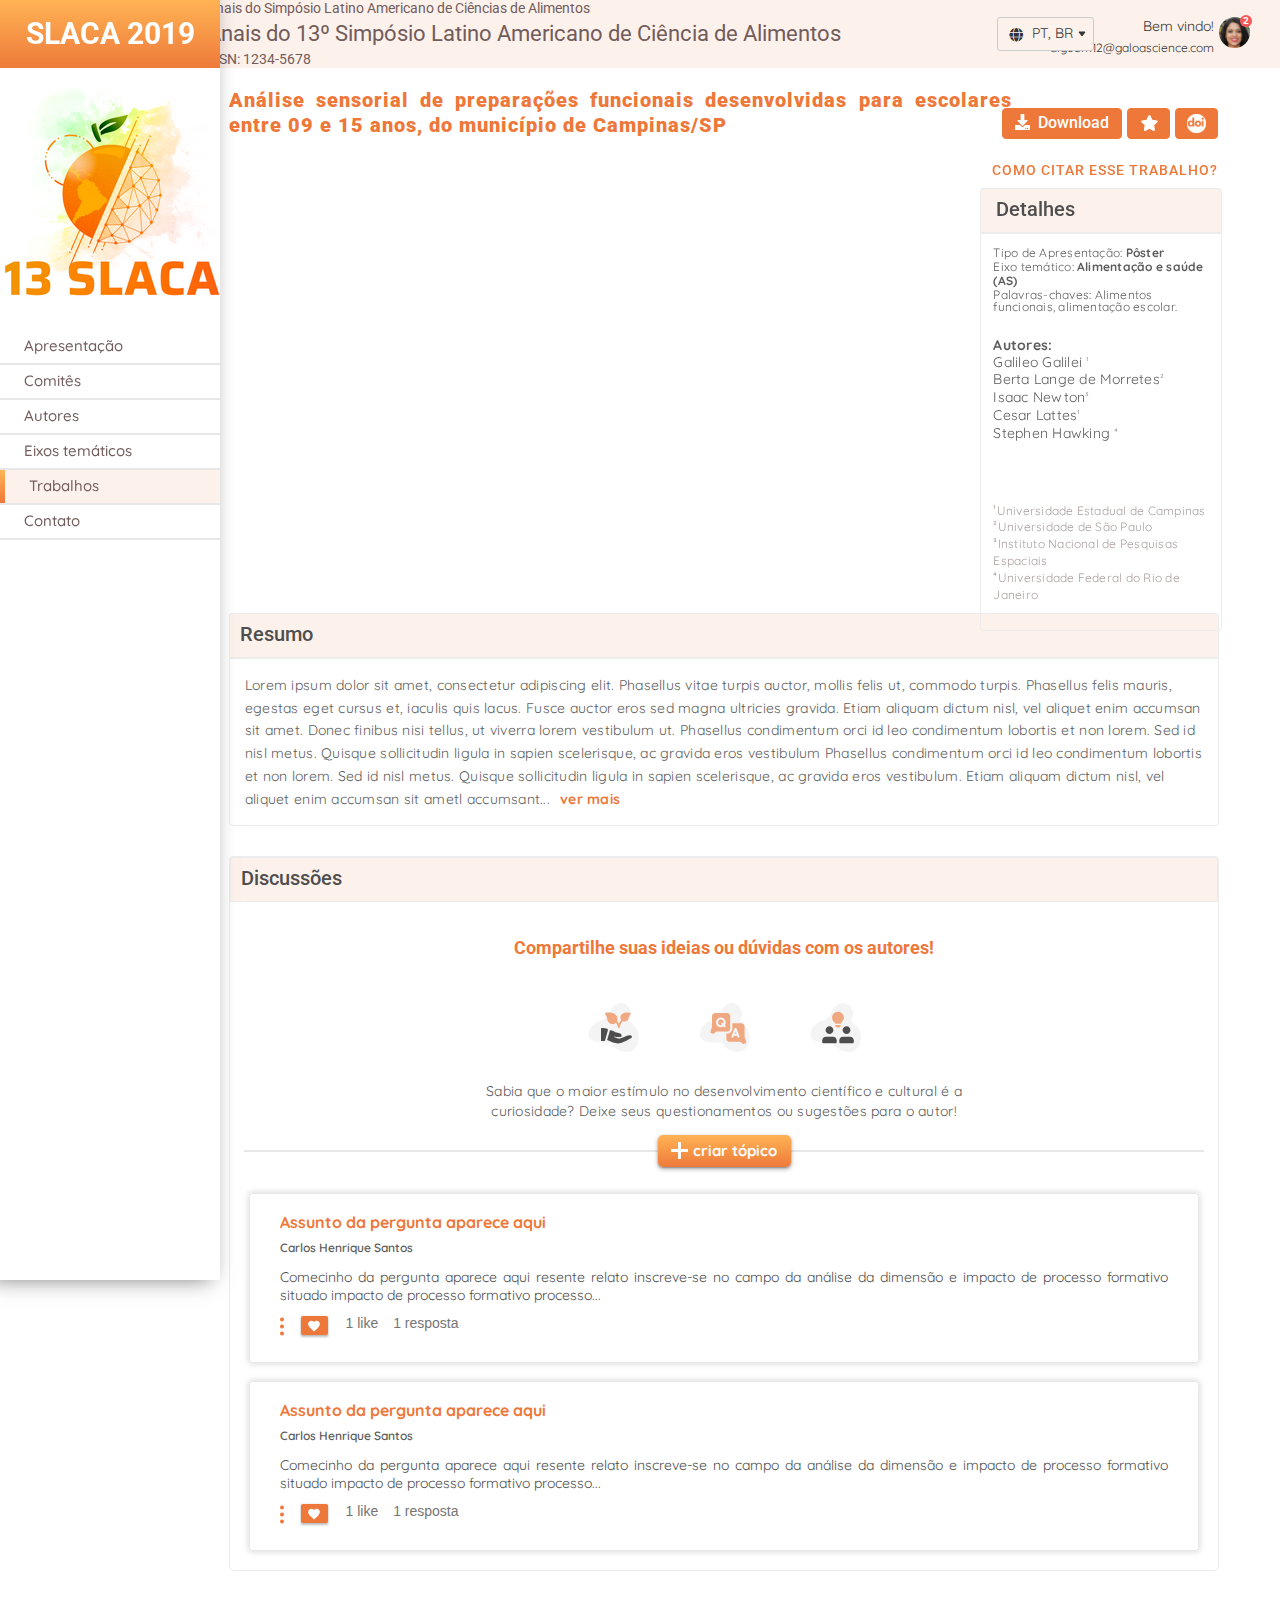
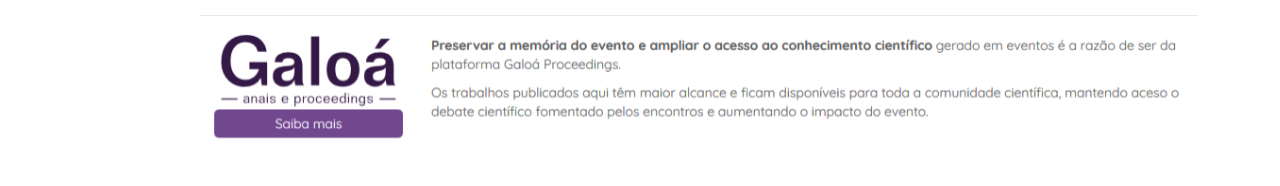
<file: ts/src/app/app.component.html>
<!DOCTYPE html>
<html lang="en">
<head>
    <meta charset="UTF-8">
    <meta name="viewport" content="width=device-width, initial-scale=1.0">
    <title>Chuva Exercício TS</title>
    <link rel="stylesheet" href="./app.component.css">
</head>
<body>

    <!-- MENU LATERAL -->
    <nav id="menu">

        <div id="box_nome_evento">
            <p id="nome_evento">SLACA 2019</p>
        </div>
        <img src="./logo_evento.svg" alt="logo do evento SLACA 19">
        <div class="item_desativado">
            <p>Apresentação</p>
        </div>
        <div class="item_desativado">
            <p>Comitês</p>
        </div>
        <div class="item_desativado">
            <p>Autores</p>
        </div>
        <div class="item_desativado">
            <p>Eixos temáticos</p>
        </div>
        <div class="item_ativado">
            <span></span>
            <p>Trabalhos</p>
        </div>
        <div class="item_desativado">
            <p>Contato</p>
        </div>
    </nav>

    <!-- SESSÃO PRINCIPAL -->
    <main>

        <!-- CABEÇALHO -->
        <header>
            <div id="informacoes">
                <p>Anais do Simpósio Latino Americano de Ciências de Alimentos</p>
                <h1>Anais do 13º Simpósio Latino Americano de Ciência de Alimentos</h1>
                <p>ISSN: 1234-5678</p>
            </div>
            <button id="botao_idiomas"> 
                <img src="./language image.svg" alt="language image">
                <p>PT, BR</p>
                <img src="./dropdown.svg" alt="">
            </button>
            <div id="login">
                <div class="user-info">
                    <h4>Bem vindo!</h4>
                    <p>alguem12@galoascience.com</p>
                </div>
                <div class="userPicture">
                    <img src="./userPicture.png" alt="Imagem de perfil do usuario">
                    <span>2</span>
                </div>
            </div>
        </header>

        <!-- SESSÃO DO VIDEO DE APRESENTAÇÃO -->
        <section id="container">
            <h2>Análise sensorial de preparações funcionais desenvolvidas para escolares entre 09 e 15 anos, do município de Campinas/SP</h2>
            <div>
                <iframe width="783" height="439" src="https://www.youtube.com/embed/8p7RJSkrP74?si=LVNbFunOa_AnEjis" title="YouTube video player" frameborder="0" allow="accelerometer; autoplay; clipboard-write; encrypted-media; gyroscope; picture-in-picture; web-share" referrerpolicy="strict-origin-when-cross-origin" allowfullscreen></iframe>
            </div>
            <!-- SESSÃO DE BOTÕES E DETALHES -->
            <div id="container_informacoes">
                <div>
                <button id="download_botao">
                    <img src="./download.svg" alt="Botão de download"><p>Download</p></button>
                </div>
                <button id="favoritar_botao"><img src="./favoritar_estrela.svg" alt="star"></button>
                <button id="doi_botao"><img src="./doi.svg" alt="doi"></button>
            </div>
            <div id="citacao">
                <p id="citacao_titulo">COMO CITAR ESSE TRABALHO?</p>
                <div id="detalhes">Detalhes</div>
                <div id="citacao_box">
                    <div>
                        <p class="citacao_texto">Tipo de Apresentação: <span class="poster">Pôster</span> <br>
                        Eixo temático: <span class="poster">Alimentação e saúde (AS)</span> <br> 
                        Palavras-chaves: <span>Alimentos funcionais, alimentação escolar.</span> <br> </p>

                        <p class="citacao_texto"><span id="autores">Autores:</span> <br>
                            <span id="lista_autores">Galileo Galilei <span class="destaque_cinza">¹</span> <br>
                            Berta Lange de Morretes<span class="destaque_cinza">²</span> <br>
                            Isaac Newton<span class="destaque_cinza">³</span> <br>
                            Cesar Lattes<span class="destaque_cinza">¹</span> <br>
                            Stephen Hawking <span class="destaque_cinza">⁴</span></span class="destaque_cinza"></p> <br><br>

                        <p class="citacao_texto"> <span class="destaque_cinza">¹Universidade Estadual de Campinas <br>
                            ²Universidade de São Paulo <br>
                            ³Instituto Nacional de Pesquisas Espaciais <br>
                            ⁴Universidade Federal do Rio de Janeiro</span></p>
                            <br><br><br><br><br><br><br><br><br><br><br><br><br><br><br><br><br><br><br><br><br><br><br><br>
                    </div>
            </div>
            </div>
        </section>

        <section id="sessao2">
            <br><br>
                <div class="titulo_box">Resumo</div>
                <div class="conteudo_box" onclick="verMais()">
                    <p>Lorem ipsum dolor sit amet, consectetur adipiscing elit. Phasellus vitae turpis auctor, mollis felis ut, commodo turpis. Phasellus felis mauris, egestas eget cursus et, iaculis quis lacus. Fusce auctor eros sed magna ultricies gravida. Etiam aliquam dictum nisl, vel aliquet enim accumsan sit amet. Donec finibus nisi tellus, ut viverra lorem vestibulum ut.  Phasellus condimentum orci id leo condimentum lobortis et non lorem. Sed id nisl metus. Quisque sollicitudin ligula in sapien scelerisque, ac gravida eros vestibulum Phasellus condimentum orci id leo condimentum lobortis et non lorem. Sed id nisl metus. Quisque sollicitudin ligula in sapien scelerisque, ac gravida eros vestibulum. Etiam aliquam dictum nisl, vel aliquet enim accumsan sit ametl accumsant<span id="pontos">...</span><span id="ver_mais" style="display: none;">
                    <br>
                    <br>
                    Fusce vitae luctus dui. Donec id euismod mauris, in volutpat urna. Proin dapibus consequat feugiat. Proin dictum justo arcu, quis vestibulum augue lacinia quis. Sed dignissim dui nulla, ut faucibus mauris sodales id. Aliquam erat volutpat. Maecenas dolor enim, tincidunt id elit non, suscipit interdum turpis. Etiam finibus urna libero, eget interdum eros volutpat ullamcorper. Pellentesque et pretium lorem. Aenean interdum quis diam ac porttitor. Cras nec ipsum pulvinar, pharetra libero non, ornare enim. Etiam in laoreet odio.
                    <br>
                    <br>
                    Nam eget tristique elit, at fermentum tellus. Mauris scelerisque ligula id eleifend feugiat. Donec eleifend vehicula sem nec dapibus. Integer scelerisque neque dui, in lacinia erat molestie eu. Phasellus maximus dui eget lacus porta tempor. Ut ex nibh, dignissim quis purus semper, efficitur facilisis turpis. Praesent blandit elementum ultricies. Aliquam sit amet enim sit amet nulla pulvinar lobortis consectetur non odio. Phasellus at lacus hendrerit, vulputate nisi sit amet, viverra mauris. Etiam eu scelerisque orci. Quisque sagittis, mi vitae pharetra iaculis, orci elit eleifend massa, eu posuere mauris odio id odio. Morbi eu libero luctus, consectetur lorem vel, interdum sapien. Aenean in porta arcu. Maecenas eu maximus massa.
                    <br>
                    <br>
                    Praesent velit dolor, dignissim sed quam ac, efficitur porta justo. Pellentesque porta pharetra felis ut hendrerit. Nulla facilisi. Aliquam erat volutpat. Nunc sit amet faucibus quam. Maecenas dapibus luctus dolor at viverra. Duis nec fringilla libero. Duis risus nibh, viverra ac orci nec, iaculis dictum sem. Aliquam at malesuada arcu. Aliquam erat volutpat. Donec varius ipsum purus, ut vehicula purus placerat vitae. Lorem ipsum dolor sit amet, consectetur adipiscing elit.</span><span class="btn-show-more">ver mais</span></p>
                            
                </div>
            </section>

            <section id="sessao3">
                    <div class="titulo_box">Discussões</div>
                    <div id="conteudo_box">
                        <h2>Compartilhe suas ideias ou dúvidas com os autores!</h2>
                        <div id="icones_box">
                            <img src="./icone1.svg" alt="">
                            <img src="./icone2.svg" alt="">
                            <img src="./icone3.svg" alt="">
                        </div>
                        <div id="frase_box">
                            <p>Sabia que o maior estímulo no desenvolvimento científico e cultural é a curiosidade? Deixe seus questionamentos ou sugestões para o autor!</p>
                        </div>
                        <div class="criarTopico">
                            <button class="btn-create-topic" onclick="mostrarFormulario()"><img src="./icon - criar.png" alt="Criar tópico">criar tópico</button>
                            <hr>
                        </div>
                    </div>

                        <section id="novoTopico">
                            <div id="form" style="display: none;" class="conteudo2">
                                <div id="formulario">
                                    <h2 id="legenda_form">Tem uma dúvida ou sugestão? Compartilhe seu feedback com os autores!</h2>
                                    <h2 class="titulo_form">Assunto</h2>
                                    <label for="assunto"></label>
                                    <textarea class="caixa" id="box_assunto" name="assunto" rows="2" cols="50" placeholder="Defina um tópico sucinto para notificar os autores..." required></textarea>
                                        
                                    <h2 class="titulo_form">Conteúdo</h2>
                                    <label for="conteudo2"></label>
                                    <textarea class="caixa" id="box_conteudo2" name="conteudo2" rows="4" cols="100%" required></textarea>
                                    <div id="btnEnviar">
                                        <input type="submit" name="acao" value="Enviar" onclick="topicoCriado()"/>
                                    </div>
                                </div>
                            </div>
                    
                            <div id="topicoEnviado" style="display: none;">
                                <div class="conteudo2">
                                    <h2>Seu tópico foi enviado com sucesso! :D</h2>
                                    <p>Agradecemos por sua contribuição, uma notificação será enviada ao seu email assim que seu tópico for respondido!</p>
                                    <span>Descubra outros trabalhos!</span>
                                    <div class="criarTopico" onclick="retornarFormulario()">
                                        <button class="btn-create-topic" onclick="retornarFormulario()">criar novo tópico</button> <br> <br>
                                        <hr>
                                    </div>
                                </div>
                        
                                <div id="container2">
                                    <div class="thread2">
                                        <h1 class="assunto_discussao">Assunto da pergunta aparece aqui</h1>
                                            <h1 class="usuario_discussao">Carlos Henrique Santos</h1>
                                            <p class="pergunta_discussao">Comecinho da pergunta aparece aqui resente relato inscreve-se no campo da análise da dimensão e impacto de processo formativo situado impacto de processo formativo processo...</p>
                                    </div>
                        
                                    <div id="feedback">
                                        <img src="./confirmacao.svg" alt="ícone de confirmação de feedback">
                                        <h2>Aguardando feedback dos autores</h2>
                                        <span>Editar tópico</span>
                                    </div>
                                </div>
                            </div>
                            </section>
                    

                        <!-- FÓRUM DE DISCUSSÃO -->
                        <div class="container">
                            <!-- Primeira thread -->
                            <div class="thread">
                                <h1 class="assunto_discussao">Assunto da pergunta aparece aqui</h1>
                                <h1 class="usuario_discussao">Carlos Henrique Santos</h1>
                                <p class="pergunta_discussao">Comecinho da pergunta aparece aqui resente relato inscreve-se no campo da análise da dimensão e impacto de processo formativo situado impacto de processo formativo processo...</p>
                                <div class="card_footer">
                                    <img src="./mais_informações.svg" alt="Mais informações">
                                    <img src="./favoritar.svg" alt="Ícone de favoritar">
                                    <span>1 like</span>
                                    <span>1 resposta</span>
                                </div>
                            </div> <!-- fim da thread -->

                            <br>

                            <!-- Segunda thread -->
                            <div id="card_pergunta"  onclick="exibirRespostas()">
                                <div class="thread1">
                                    <h1 class="assunto_discussao">Assunto da pergunta aparece aqui</h1>
                                    <h1 class="usuario_discussao">Carlos Henrique Santos</h1>
                                    <p class="pergunta_discussao">Comecinho da pergunta aparece aqui resente relato inscreve-se no campo da análise da dimensão e impacto de processo formativo situado impacto de processo formativo processo...</p>
                                    <div class="card_footer">
                                        <img src="./mais_informações.svg" alt="Mais informações">
                                        <img src="./favoritar.svg" alt="Ícone de favoritar">
                                        <span>1 like</span>
                                        <span>1 resposta</span>
                                    </div>
                                </div>
                            </div> <!-- fim da thread -->

                                <!-- Thread de respostas -->
                                <div id="answered-topic" style="display: none;">
                                <div id="card_respondido">
                                    <div class="thread_respondida">
                                        <h1 class="assunto_discussao">Assunto da pergunta aparece aqui</h1>
                                        <h1 class="usuario_discussao">Carlos Henrique Santos</h1>
                                        <p class="pergunta_discussao" style="padding-bottom: 20px;">Comecinho da pergunta aparece aqui resente relato inscreve-se no campo da análise da dimensão e impacto de processo formativo situado impacto de processo formativo processo...</p>
                                        <div class="card_footer">
                                            <img src="./mais_informações.svg" alt="Mais informações">
                                            <img src="./favoritar.svg" alt="Ícone de favoritar">
                                            <span>4 likes</span>
                                            <span>4 respostas</span>
                                        </div>
                                    </div> <!-- fim da thread -->

                                    <div class="cardr_verificado" style="height: 130px;">
                                        <h2>Adriano da Silva</h2>
                                        <div class="cardr_titulacao">
                                            <span>Autor <img src="./verificado.svg" alt="Ícone de verificado"> </span>
                                        </div>
                                        <p>Resposta do autor é aqui. Relato inscreve-se no campo da análise da dimensão e impacto de processo formativo situado impacto de processo formativo processo resente relato inscreve-se no campo da análise da dimensão e impacto de processo formativo situado impacto de processo formativo processo.</p>
                                    </div> 
                                    <div class="cardr_usuario" style="height: 140px;">
                                        <h2>Carlos Henrique Santos</h2>
                                        <p>Consegui entender melhor agora! Parece que a variação da análise da dimensão e impacto de processo formativo situado impacto de processo formativo. <br> <br>
                                        Obrigada pela resposta, muito interessante o seu trabalho! </p>
                                    </div>
                                    <div class="cardr_verificado" style="height: 200px;">
                                        <h2>Carmila Ferreira Andrade</h2>
                                        <div class="cardr_titulacao">
                                            <span>Coutor <img src="./verificado.svg" alt="Ícone de verificado"> </span>
                                        </div>
                                        <p>Também ínteressante lembrar que o relato inscreve-se no campo da análise da dimensão e impacto de processo formativo situado impacto de processo formativo processo resente relato inscreve-se no campo da análise da dimensão e impacto de processo formativo situado impacto de processo formativo processo. <br> <br>

                                        Situado impacto de processo formativo processo resente relato inscreve-se no campo da análise da dimensão e impacto de processo formativo situado impacto de processo formativo processo.</p>
                                    </div> 
                                    <div class="cardr_verificado" style="height: 130px; border-radius: 0px 0px 3px 3px;
                                    ">
                                        <h2>Ana Carolina</h2>
                                        <div class="cardr_titulacao">
                                            <span>Coutor<img src="./verificado.svg" alt="Ícone de verificado"> </span>
                                        </div>
                                        <p>Resposta do autor é aqui. Relato inscreve-se no campo da análise da dimensão e impacto de processo formativo situado impacto de processo formativo processo resente relato inscreve-se no campo da análise da dimensão e impacto de processo formativo situado impacto de processo formativo processo.</p>
                                    </div> 
                                </div>
                            </div>
                        </div>
            </section>

    <footer>
        <img src="./imagem - footer.svg" alt="Imagem do rodapé">
    </footer>




                    <!-- JAVASCRIPT -->
    <script>
        // // Botão de Ver Mais (show-more)                        
        function verMais() {
            var pontos = document.getElementById("pontos");
            var maisTexto = document.getElementById("ver_mais");
            var btnLeiaMais = document.querySelector(".btn-show-more");

            var pontosDisplayStyle = window.getComputedStyle(pontos).getPropertyValue('display');

            if (pontosDisplayStyle === 'none') {
                pontos.style.display = "inline";
                maisTexto.style.display = "none";
                btnLeiaMais.innerHTML = "ver mais";
            } else {
                pontos.style.display = "none";
                maisTexto.style.display = "inline";
                btnLeiaMais.innerHTML = " ";
            }
        }

        // Fórum de Discussão
        let buttonsResposta = document.querySelectorAll('.thread button');

        for(let i = 0; i < buttonsResposta.length; i++) 
        {
            buttonsResposta[i].addEventListener('click',()=>{
                let respostas = document.querySelectorAll('.respostas');
                respostas[i].style.display = "block";
            })
        }

        let forms = document.querySelectorAll('form');

        for(let i = 0; i < forms.length; i++) 
        {
            forms[i].addEventListener('submit',(e)=>{
                e.preventDefault();
                let conteudo = document.querySelectorAll('textarea')[i];
                forms[i].insertAdjacentHTML('beforebegin', '<p>'+conteudo.value+'</p>')
                conteudo.value = "";
            })
        }

        function mostrarFormulario() {
            var conteudoBox = document.getElementById("conteudo_box");
            var form = document.getElementById("form");

            conteudoBox.innerHTML = form.innerHTML;
        }


        function topicoCriado() {
            var formulario = document.getElementById("formulario");
            var topicoEnviado = document.getElementById("topicoEnviado");

            formulario.innerHTML = topicoEnviado.innerHTML;
        }

        function retornarFormulario() {
            mostrarFormulario();
        }

        function exibirRespostas() {
            var cardPergunta = document.getElementById('card_pergunta');
            var cardRespondido = document.getElementById('answered-topic');
            cardPergunta.style.display = "none"
            cardRespondido.style.display = "flex"
        }

    </script>

    </main>

</body>
</html>
</file>
<file: ts/src/app/app.component.css>
@charset "UTF-8";
@import url("https://fonts.googleapis.com/css2?family=Roboto:ital,wght@0,100;0,300;0,400;0,500;0,700;0,900;1,100;1,300;1,400;1,500;1,700;1,900&display=swap");
@import url("https://fonts.googleapis.com/css2?family=Quicksand:wght@300..700&family=Roboto:ital,wght@0,100;0,300;0,400;0,500;0,700;0,900;1,100;1,300;1,400;1,500;1,700;1,900&display=swap");
:host {
  font-family: -apple-system, BlinkMacSystemFont, "Segoe UI", Roboto, Helvetica, Arial, sans-serif, "Apple Color Emoji", "Segoe UI Emoji", "Segoe UI Symbol";
  font-size: 14px;
  color: #333;
  box-sizing: border-box;
  -webkit-font-smoothing: antialiased;
  -moz-osx-font-smoothing: grayscale;
}

h1,
h3,
h4,
h5,
h6 {
  margin: 4.59px 0;
}

h2 {
  margin-top: 20px;
}

p {
  margin: 0;
}

.spacer {
  flex: 1;
}

.toolbar {
  position: absolute;
  top: 0;
  left: 0;
  right: 0;
  height: 60px;
  display: flex;
  align-items: center;
  background-color: #04345d;
  color: white;
  font-weight: 600;
}

.toolbar img {
  margin: 0 16px;
}

.toolbar #twitter-logo {
  height: 40px;
  margin: 0 8px;
}

.toolbar #youtube-logo {
  height: 40px;
  margin: 0 16px;
}

.toolbar #twitter-logo:hover,
.toolbar #youtube-logo:hover {
  opacity: 0.8;
}

.content {
  display: flex;
  margin: 82px auto 32px;
  padding: 0 16px;
  max-width: 960px;
  flex-direction: column;
  align-items: center;
}

svg.material-icons {
  height: 24px;
  width: auto;
}

svg.material-icons:not(:last-child) {
  margin-right: 8px;
}

.card svg.material-icons path {
  fill: #888;
}

.card-container {
  display: flex;
  flex-wrap: wrap;
  justify-content: center;
  margin-top: 16px;
}

.card {
  all: unset;
  border-radius: 4px;
  border: 1px solid #eee;
  background-color: #fafafa;
  height: 40px;
  width: 200px;
  margin: 0 8px 16px;
  padding: 16px;
  display: flex;
  flex-direction: row;
  justify-content: center;
  align-items: center;
  transition: all 0.2s ease-in-out;
  line-height: 24px;
}

.card-container .card:not(:last-child) {
  margin-right: 0;
}

.card.card-small {
  height: 16px;
  width: 168px;
}

.card-container .card:not(.highlight-card) {
  cursor: pointer;
}

.card-container .card:not(.highlight-card):hover {
  transform: translateY(-3px);
  box-shadow: 0 4px 17px rgba(0, 0, 0, 0.35);
}

.card-container .card:not(.highlight-card):hover .material-icons path {
  fill: rgb(105, 103, 103);
}

.card.highlight-card {
  background-color: #1976d2;
  color: white;
  font-weight: 600;
  border: none;
  width: auto;
  min-width: 30%;
  position: relative;
}

.card.card.highlight-card span {
  margin-left: 60px;
}

svg#rocket {
  width: 80px;
  position: absolute;
  left: -10px;
  top: -24px;
}

svg#rocket-smoke {
  height: calc(100vh - 95px);
  position: absolute;
  top: 10px;
  right: 180px;
  z-index: -10;
}

a,
a:visited,
a:hover {
  color: #1976d2;
  text-decoration: none;
}

a:hover {
  color: #125699;
}

.terminal {
  position: relative;
  width: 80%;
  max-width: 600px;
  border-radius: 6px;
  padding-top: 45px;
  margin-top: 8px;
  overflow: hidden;
  background-color: rgb(15, 15, 16);
}

.terminal::before {
  content: "•••";
  position: absolute;
  top: 0;
  left: 0;
  height: 4px;
  background: rgb(58, 58, 58);
  color: #c2c3c4;
  width: 100%;
  font-size: 2rem;
  line-height: 0;
  padding: 14px 0;
  text-indent: 4px;
}

.terminal pre {
  font-family: SFMono-Regular, Consolas, Liberation Mono, Menlo, monospace;
  color: white;
  padding: 0 1rem 1rem;
  margin: 0;
}

footer {
  margin-top: 8px;
  display: flex;
  align-items: center;
  line-height: 20px;
}

footer a {
  display: flex;
  align-items: center;
}

svg#clouds {
  position: fixed;
  bottom: -160px;
  left: -230px;
  z-index: -10;
  width: 1920px;
}

/* Responsive Styles */
@media screen and (max-width: 767px) {
  .card-container > *:not(.circle-link),
  .terminal {
    width: 100%;
  }
  .card:not(.highlight-card) {
    height: 16px;
    margin: 8px 0;
  }
  .card.highlight-card span {
    margin-left: 72px;
  }
  svg#rocket-smoke {
    right: 120px;
    transform: rotate(-5deg);
  }
}
@media screen and (max-width: 575px) {
  svg#rocket-smoke {
    display: none;
    visibility: hidden;
  }
}
#required-elements h3 {
  margin-top: 15px;
}
#required-elements h2, #required-elements a {
  font-size: 12px;
}

* {
  margin: 0;
  padding: 0;
  box-sizing: border-box;
}

body {
  display: flex;
  height: 100vh;
  width: 100vw;
  overflow-x: hidden;
}

/* MENU LATERAL */
#menu {
  box-shadow: -9px -1px 21px 0px rgba(0, 0, 0, 0.54);
  width: 220px;
  height: 100vmax;
  position: fixed;
  top: 0;
  left: 0;
}

#box_nome_evento {
  width: 220px;
  height: 68px;
  background: linear-gradient(#FFB354, #EE7A3A);
  display: flex;
  justify-content: center;
  align-items: center;
}

#nome_evento {
  font-family: "Roboto", sans-serif;
  font-weight: 700;
  font-size: 30px;
  line-height: 35.16px;
  color: #FFFFFF;
}

#menu img {
  width: 100%;
}

.item_desativado, .item_ativado {
  width: 220px;
  height: 35px;
  border-bottom: 2px #E7E7E7 solid;
}

.item_ativado {
  display: flex;
  background-color: #FDF1EB;
}

.item_ativado span {
  width: 5px;
  height: 33px;
  background: linear-gradient(#FFB455, #ED7839);
  display: block;
}

.item_desativado p, .item_ativado p {
  font-family: "Quicksand", sans-serif;
  font-weight: 500;
  font-size: 15px;
  line-height: 18.75px;
  color: #725C5C;
  position: relative;
  top: 7px;
  left: 24px;
}

/* SESSÃO PRINCIPAL */
main {
  width: 100%;
  margin-left: 14%;
}

/* CABEÇALHO */
main header {
  background-color: #FDF1EB;
  width: 100%;
  display: flex;
  justify-content: space-around;
  align-items: center;
}

#informacoes {
  font-family: "Roboto", sans-serif;
  color: #725C5C;
}

#informacoes p {
  font-weight: 400;
  font-size: 14px;
  line-height: 16.41px;
}

#informacoes h1 {
  font-weight: 400;
  font-size: 22px;
  line-height: 25.78px;
}

#botao_idiomas {
  width: 97px;
  height: 34px;
  background-color: #FDF1EB;
  display: flex;
  justify-content: space-around;
  align-items: center;
  border: 1px solid #CCCCCC;
  border-radius: 3px;
  padding: 5px;
  position: relative;
  left: 100px;
}

#botao_idiomas p {
  font-family: "Quicksand", sans-serif;
  font-weight: 400;
  font-size: 14px;
  line-height: 17.5px;
  color: #333333;
}

#login {
  display: flex;
  width: 202px;
  height: 34px;
  gap: 5px;
}

#login .user-info {
  display: flex;
  flex-direction: column;
  justify-content: center;
  align-items: end;
  font-family: "Quicksand", sans-serif;
  color: #333333;
}

#login .user-info h4 {
  font-weight: 400;
  font-size: 14px;
  line-height: 17.5px;
  text-align: right;
}

#login .user-info p {
  font-weight: 400;
  font-size: 12px;
  line-height: 15px;
  text-align: right;
}

#login .userPicture {
  display: flex;
}

#login .userPicture img {
  -o-object-fit: scale-down;
  object-fit: scale-down;
  width: 30.63px;
  height: 30.63px;
  border: 1px;
  border-radius: 100%;
}

#login .userPicture span {
  display: flex;
  justify-content: center;
  align-items: center;
  font-family: "Roboto", sans-serif;
  font-weight: 700;
  font-size: 10px;
  line-height: 11.72px;
  width: 12px;
  height: 12px;
  border-radius: 10px;
  background-color: #F85959;
  color: #FFF;
  position: relative;
  top: -2px;
  right: 10px;
  text-align: center;
}

/* SESSÃO DO VIDEO DE APRESENTAÇÃO */
#container {
  width: 783px;
  display: flex;
  flex-direction: column;
  justify-content: center;
  align-items: center;
  margin-left: 4.5%;
}

#container h2 {
  font-family: "Roboto", sans-serif;
  font-weight: 900;
  font-size: 20px;
  line-height: 25px;
  letter-spacing: 1px;
  color: #ED7839;
  text-align: justify;
}

div iframe {
  top: 20px;
  left: 10px;
  align-items: center;
  justify-content: center;
  display: flex;
  position: relative;
}

/* SESSÃO DE BOTÕES E DETALHES */
#container_informacoes {
  width: 250px;
  height: 31px;
  align-items: center;
  justify-content: center;
  border-radius: 4px;
  display: flex;
  position: absolute;
  padding: 5px;
  top: 12%;
  right: 3.5%;
  gap: 5px;
}

#download_botao {
  width: 120px;
  height: 31px;
  border-radius: 4px;
  gap: 8px;
}

#download_botao > img {
  height: 19px;
  padding-bottom: 3.5px;
}

#download_botao p {
  left: 36px;
  font-family: "Roboto", sans-serif;
  font-weight: 500;
  font-size: 16px;
  line-height: 18.75;
  text-align: center;
}

#download_botao, #favoritar_botao, #doi_botao {
  background-color: #ED7839;
  border: 1px solid #ED7839;
  display: flex;
  justify-content: center;
  align-items: center;
}

#container_informacoes p {
  font-family: "Roboto", sans-serif;
  font-weight: 500;
  font-size: 16px;
  line-height: 18.75px;
  text-align: center;
  color: #FFFFFF;
}

#favoritar_botao {
  width: 43px;
  height: 31px;
  border-radius: 4px;
}

#favoritar_botao button {
  transform: translateY(-50%);
  -webkit-clip-path: polygon(50% 0%, 61% 35%, 98% 35%, 68% 57%, 79% 91%, 50% 70%, 21% 91%, 32% 57%, 2% 35%, 39% 35%);
  clip-path: polygon(50% 0%, 61% 35%, 98% 35%, 68% 57%, 79% 91%, 50% 70%, 21% 91%, 32% 57%, 2% 35%, 39% 35%);
}

#doi_botao {
  width: 43px;
  height: 31px;
  border-radius: 4px;
  right: 10%;
}

#citacao {
  width: 242px;
  top: 17%;
  right: 4.5%;
  position: absolute;
}

#citacao_titulo {
  font-family: "Roboto", sans-serif;
  font-weight: 500;
  font-size: 14px;
  color: #ED7839;
  line-height: 25px;
  letter-spacing: 1px;
  text-align: right;
  padding: 2%;
}

#detalhes {
  width: 242px;
  height: 45px;
  border: 1px solid #ECECEC;
  border-radius: 3px 3px 0px 0px;
  background-color: #FDF1EB;
  font-family: "Roboto", sans-serif;
  font-weight: 500;
  font-size: 20px;
  line-height: 25px;
  color: #4E4E4E;
  padding: 8px 15px;
}

#citacao_box {
  width: 242px;
  height: 398px;
  border: 1px solid #ECECEC;
  border-radius: 0px 0px 3px 3px;
  color: #5C5C5C;
  overflow: auto;
}

#citacao_box::-webkit-scrollbar {
  width: 3px;
  background-color: #E7E7E7;
}

#citacao_box::-webkit-scrollbar-thumb {
  background: #BFBFBF;
  border-radius: 5px;
}

.citacao_texto {
  top: 133px;
  left: 831px;
  font-family: "Quicksand", sans-serif;
  font-size: 12px;
  font-weight: 400;
  line-height: 12px;
  letter-spacing: 0.02em;
  text-align: left;
  padding: 12px;
}

.poster {
  font-weight: 700;
  font-size: 12px;
  line-height: 14.4px;
  letter-spacing: 2%;
}

#autores {
  font-weight: 700;
  font-size: 14px;
  line-height: 16.8px;
  letter-spacing: 2%;
}

#lista_autores {
  font-weight: 400;
  font-size: 14px;
  line-height: 16.8px;
  letter-spacing: 2%;
}

.destaque_cinza {
  font-weight: 400;
  font-size: 12px;
  line-height: 16.8px;
  letter-spacing: 0.02em;
  color: #ADA0A0;
}

#sessao2 {
  width: 90%;
  margin-left: 4.5%;
  margin-bottom: 30px;
}

.titulo_box {
  width: 100%;
  height: 45px;
  border: 1px solid #ECECEC;
  border-radius: 3px 3px 0px 0px;
  background-color: #FDF1EB;
  justify-content: center;
  text-align: center;
  font-family: "Roboto", sans-serif;
  font-weight: 500;
  font-size: 20px;
  line-height: 25px;
  color: #4E4E4E;
  text-align: justify;
  justify-content: center;
  padding: 8px 10px;
}

.conteudo_box {
  width: 100%;
  height: auto;
  justify-content: center;
  align-items: center;
  border: 1px solid #ECECEC;
  border-radius: 0px 0px 3px 3px;
  color: #5C5C5C;
  cursor: pointer;
}

.conteudo_box p {
  font-family: "Quicksand", sans-serif;
  font-weight: 400;
  font-size: 14px;
  line-height: 22.75px;
  letter-spacing: 0.02em;
  text-align: left;
  padding: 15px;
}

.btn-show-more {
  font-family: "Quicksand", sans-serif;
  font-weight: 700;
  font-size: 14px;
  line-height: 21.33px;
  letter-spacing: 0.28px;
  color: #ED7839;
  padding: 10px;
  cursor: pointer;
}

#sessao3 {
  width: 90%;
  height: auto;
  flex-direction: column;
  align-items: center;
  border: 1px solid #ECECEC;
  border-radius: 4px;
  margin-left: 4.5%;
}

#conteudo_box > h2 {
  font-family: "Roboto", sans-serif;
  font-weight: 700;
  font-size: 18px;
  line-height: 21.09px;
  align-items: center;
  text-align: center;
  justify-content: center;
  color: #ED7839;
  padding: 15px;
}

#icones_box {
  display: flex;
  align-items: center;
  justify-content: center;
  gap: 60px;
  padding: 30px;
}

#frase_box {
  font-family: "Quicksand", sans-serif;
  font-weight: 400;
  font-size: 14px;
  line-height: 19.25px;
  letter-spacing: 0.28px;
  color: #595959;
  text-align: center;
  padding-left: 25%;
  padding-right: 25%;
}

.criarTopico {
  width: 100%;
  display: flex;
  flex-direction: column;
  justify-content: center;
  align-items: center;
  padding: 14px;
}

hr {
  width: 75%;
  position: absolute;
  border: 1px solid #E7E7E7;
  z-index: -1;
}

.btn-create-topic {
  width: 133px;
  height: 32px;
  display: flex;
  justify-content: center;
  align-items: center;
  text-align: center;
  border: none;
  border-radius: 5px;
  background: linear-gradient(#FFB354, #EE7A3A);
  font-family: "Quicksand", sans-serif;
  font-weight: 700;
  font-size: 15px;
  line-height: 16px;
  color: #FFFFFF;
  box-shadow: 0px 1px 2px rgba(0, 0, 0, 0.3), 0 2px 5px rgba(0, 0, 0, 0.3);
  gap: 5px;
  cursor: pointer;
}

.container {
  padding: 2%;
  flex-direction: column;
}

.thread {
  width: 100%;
  height: 170px;
  border: 1px solid #E7E7E7;
  border-radius: 4px;
  box-shadow: 0px 0px 6px 0.1px #DDDDDD;
  padding: 14px 30px;
}

.assunto_discussao {
  font-family: "Quicksand", sans-serif;
  font-weight: 700;
  font-size: 16px;
  line-height: 20px;
  color: #ED7839;
}

.usuario_discussao {
  font-family: "Quicksand", sans-serif;
  font-weight: 600;
  font-size: 12px;
  line-height: 15px;
  color: #5C5C5C;
  padding-top: 3px;
}

.pergunta_discussao {
  font-family: "Quicksand", sans-serif;
  font-weight: 400;
  font-size: 14px;
  line-height: 17.5px;
  color: #4D4D4D;
  text-align: justify;
  padding-top: 10px;
}

.card_footer {
  display: flex;
  padding-top: 10px;
  gap: 15px;
}

.card_footer > span {
  background: none;
  border: none;
  font-family: "Segoe UI", Tahoma, Verdana, sans-serif;
  font-weight: 350;
  font-size: 14px;
  line-height: 18.62px;
  color: #757575;
}

#novoTopico {
  width: 200%;
  margin-left: 4.5%;
  margin-bottom: -8px;
}

.conteudo2 {
  width: 100%;
  display: flex;
  flex-direction: column;
  align-items: center;
  padding: 10px;
}

#form {
  width: 90%;
  display: flex;
  justify-content: center;
  align-items: center;
  text-align: center;
}

#formulario {
  width: 100%;
  display: flex;
  justify-content: center;
  align-items: center;
  flex-direction: column;
}

#formulario textarea {
  width: 96%;
  resize: none;
}

#legenda_form {
  font-family: "Quicksand", sans-serif;
  font-size: 14px;
  font-weight: 400;
  line-height: 17.5px;
  text-align: center;
  color: #5C5C5C;
  padding: 18px;
}

.titulo_form {
  width: 95%;
  font-family: "Roboto", sans-serif;
  font-size: 16px;
  font-weight: 700;
  line-height: 18.75px;
  color: #ED7839;
  padding-bottom: 5px;
  margin-top: 12px;
}

.caixa {
  width: 1025.52px;
  font-family: "Quicksand", sans-serif;
  font-size: 14px;
  font-weight: 400;
  line-height: 17.5px;
  border-radius: 3px;
  border: 1px solid #C4C4C4;
  padding-left: 22.66px;
}

#box_assunto {
  height: 39px;
  line-height: 2.5;
}

#box_conteudo2 {
  height: 113px;
  border-bottom: none;
  border-radius: 3px 3px 0px 0px;
}

#btnEnviar {
  width: 96%;
  display: flex;
  justify-content: end;
  background-color: #EAF1F2;
  border: 1px solid #CCCCCC;
  border-radius: 0px 0px 3px 3px;
  margin-top: -4px;
}

#btnEnviar input {
  width: 20%;
  height: 30px;
  font-family: "Quicksand", sans-serif;
  font-size: 15px;
  font-weight: 700;
  line-height: 16px;
  text-align: center;
  background: linear-gradient(#FFB354, #EE7A3A);
  color: #FFFFFF;
  border: none;
  border-radius: 0px 0px 3px 0px;
  cursor: pointer;
}

#topicoEnviado {
  width: 100%;
}

#topicoEnviado button {
  display: flex;
  justify-content: center;
  align-items: center;
  text-align: center;
  margin-left: 100px;
}

.conteudo2 > h2 {
  font-family: "Roboto", sans-serif;
  font-size: 18px;
  font-weight: 700;
  line-height: 21.09px;
  text-align: center;
  color: #ED7839;
  padding: 8px;
}

.conteudo2 > p {
  font-family: "Quicksand", sans-serif;
  font-size: 14px;
  font-weight: 400;
  line-height: 19.25px;
  text-align: center;
  color: #595959;
  padding-top: 10px;
  padding-bottom: 20px;
}

.conteudo2 > span {
  font-family: "Quicksand", sans-serif;
  font-size: 14px;
  font-weight: 500;
  line-height: 19.25px;
  display: flex;
  justify-content: center;
  text-align: center;
  color: #F48F44;
  text-decoration: underline;
  padding: 10px;
}

.conteudo2 button {
  width: 235.15px;
  height: 32px;
  border-radius: 5px;
  display: flex;
  justify-content: center;
  align-items: center;
  margin-top: 34px;
}

#container2 {
  width: 96%;
  height: 148px;
  position: relative;
  display: flex;
  justify-content: center;
  align-items: center;
}

.thread2 {
  width: 100%;
  height: 148px;
  border: 1px solid #E7E7E7;
  border-radius: 4px;
  color: #5C5C5C;
  padding: 2%;
  background-color: #DDDDDD;
  background-size: cover;
  position: absolute;
  filter: blur(2px);
  opacity: 25%;
}

#feedback {
  width: 100%;
  height: 148px;
  filter: blur();
  position: absolute;
  border: 1px solid #E7E7E7;
  border-radius: 4px;
  box-shadow: 0px 0px 6px 0.1px #DDDDDD;
  display: flex;
  justify-content: center;
  align-items: center;
  flex-direction: column;
  z-index: 1;
}

#feedback img {
  padding: 5px;
  font-size: 20px;
  font-weight: 900;
  line-height: 23px;
  text-align: left;
  margin-top: 10px;
}

#feedback h2 {
  font-family: "Quicksand", sans-serif;
  font-size: 16px;
  font-weight: 700;
  line-height: 20px;
  color: #707070;
  margin-bottom: 8px;
  padding-right: 6.7%;
}

#feedback span {
  font-family: Segoe UI;
  font-size: 14px;
  font-weight: 400;
  line-height: 18.62px;
  text-align: left;
  color: #ED7839;
  text-decoration: underline;
  padding-right: 2.2%;
}

#card_respondido {
  width: 100%;
  height: 790px;
  border: 1px solid #E7E7E7;
  border: 4px;
  box-shadow: 0px 0px 6px 0.1px #DDDDDD;
}

#card_pergunta {
  width: 100%;
  height: 170px;
  border: 1px solid #E7E7E7;
  border-radius: 4px;
  box-shadow: 0px 0px 6px 0.1px #DDDDDD;
  padding: 14px 30px;
  cursor: pointer;
}

.thread_respondida {
  width: 100%;
  height: 190px;
  border: 1px solid #E7E7E7;
  border-radius: 3px 3px 0px 0px;
  padding: 14px 30px;
}

.cardr_verificado {
  width: 100%;
  border: 1px solid #E7E7E7;
  background-color: #F8F8F8;
  padding: 20px 30px;
}

.cardr_titulacao {
  font-family: "Quicksand", sans-serif;
  font-size: 14px;
  font-weight: 700;
  line-height: 17.5px;
  text-align: left;
  color: #ED7839;
  display: flex;
  justify-content: end;
  flex-direction: row;
  margin-top: -10px;
  padding-right: 15px;
}

.cardr_verificado span, .cardr_verificado img {
  display: flex;
  justify-content: center;
  padding-left: 35px;
}

.cardr_verificado h2 {
  font-family: Quicksand;
  font-size: 12px;
  font-weight: 700;
  line-height: 15px;
  text-align: left;
  color: #5C5C5C;
}

.cardr_verificado p {
  font-family: Quicksand;
  font-size: 14px;
  font-weight: 400;
  line-height: 17.5px;
  text-align: left;
  color: #4D4D4D;
  padding-top: 10px;
  padding-right: 20px;
}

.cardr_usuario {
  width: 100%;
  height: 148px;
  border: 1px solid #E7E7E7;
  background-color: #FFFFFF;
  padding: 20px 30px;
}

.cardr_usuario h2 {
  font-family: Quicksand;
  font-size: 12px;
  font-weight: 700;
  line-height: 15px;
  text-align: left;
  color: #5C5C5C;
}

.cardr_usuario p {
  font-family: Quicksand;
  font-size: 14px;
  font-weight: 400;
  line-height: 17.5px;
  text-align: left;
  color: #4D4D4D;
  padding-top: 20px;
  padding-right: 20px;
}

footer {
  width: 95%;
  margin-top: 4%;
}

footer > img {
  width: 98%;
  margin-left: 2%;
}/*# sourceMappingURL=app.component.css.map */
</file>
